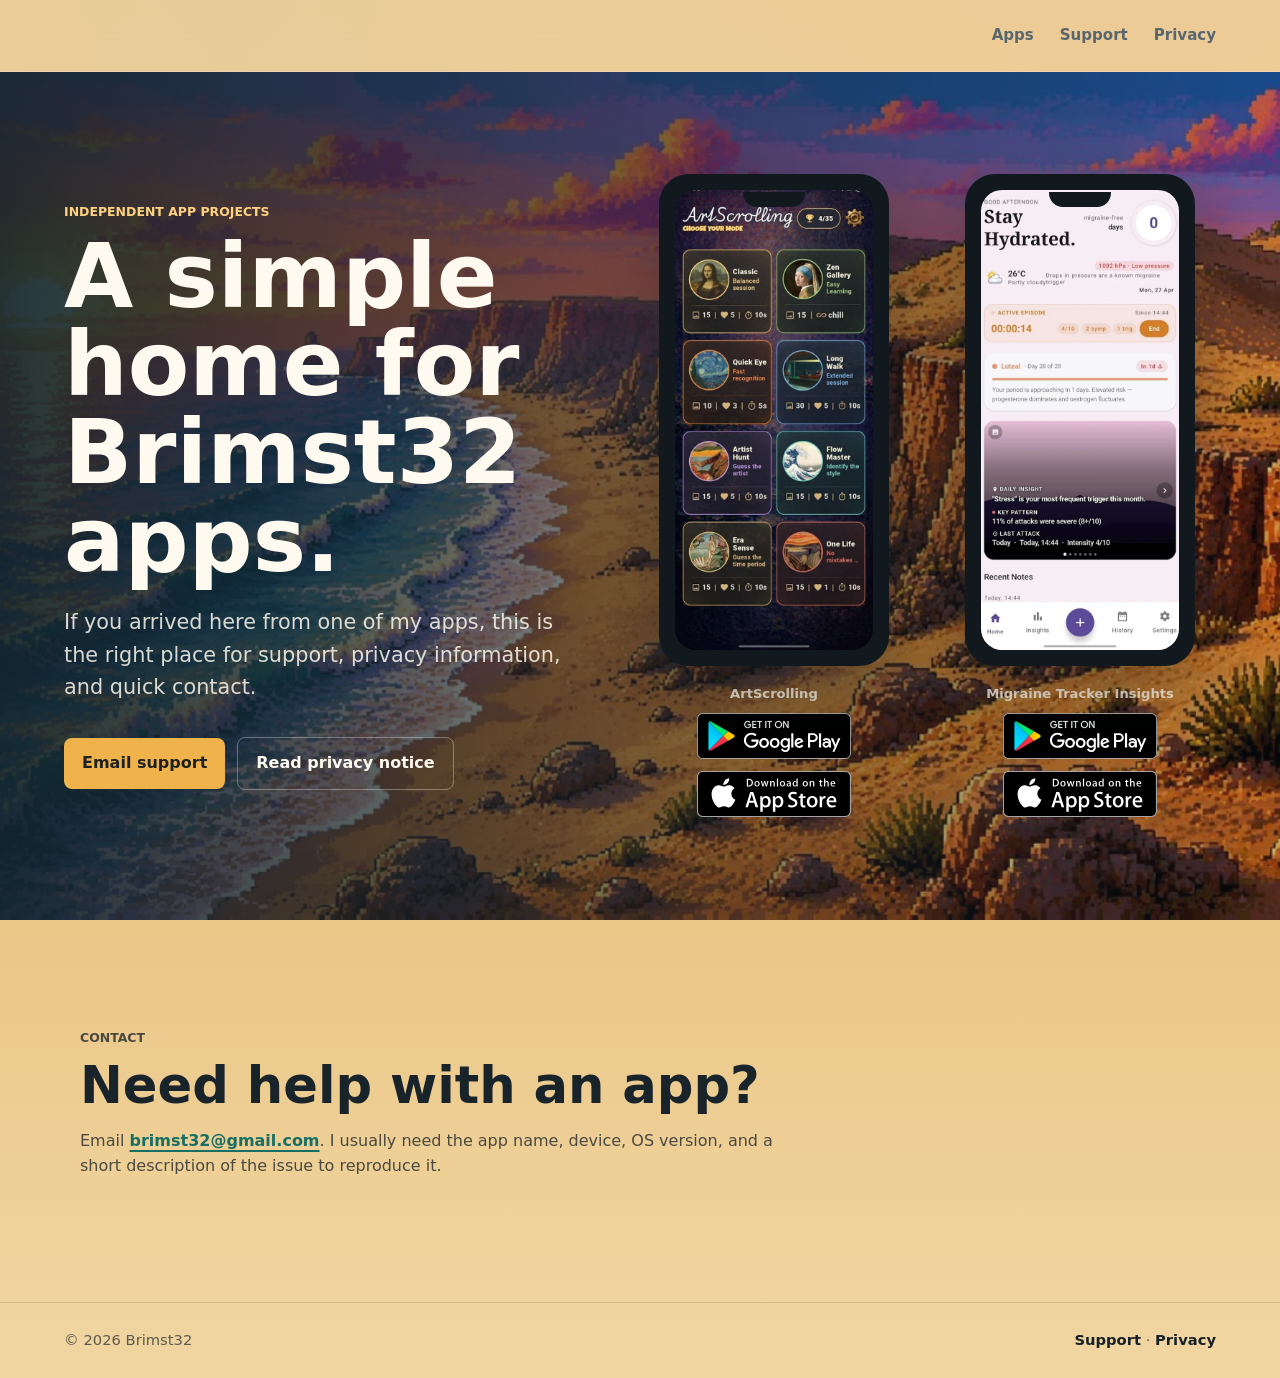
<file: index.html>
<!doctype html>
<html lang="en">
  <head>
    <meta charset="utf-8">
    <meta name="viewport" content="width=device-width, initial-scale=1">
    <title>Brimst32 Apps</title>
    <meta
      name="description"
    >
    <meta property="og:title" content="Brimst32 Apps">
    <meta
      property="og:description"
      content="Support, privacy notes, and contact information for Brimst32 app users."
    >
    <meta property="og:type" content="website">
    <meta property="og:url" content="https://hitman32.github.io/">
    <meta property="og:image" content="https://hitman32.github.io/assets/coast-background.jpg">
    <meta name="twitter:card" content="summary_large_image">
    <link rel="stylesheet" href="styles.css">
  </head>
  <body>
    <header class="site-header">
      <a class="brand" href="index.html" aria-label="Brimst32 Apps home">
      </a>
      <nav class="site-nav" aria-label="Primary navigation">
        <a href="#apps">Apps</a>
        <a href="support.html">Support</a>
        <a href="privacy.html">Privacy</a>
      </nav>
    </header>

    <main>
      <section id="apps" class="hero" aria-labelledby="hero-title">
        <div class="hero-inner">
          <div class="hero-content">
            <p class="eyebrow">Independent app projects</p>
            <h1 id="hero-title">A simple home for Brimst32 apps.</h1>
            <p class="hero-copy">
              If you arrived here from one of my apps, this is the right place for
              support, privacy information, and quick contact.
            </p>
            <div class="hero-actions" aria-label="Primary actions">
              <a class="button button-primary" href="mailto:brimst32@gmail.com">Email support</a>
              <a class="button button-secondary" href="privacy.html">Read privacy notice</a>
            </div>
          </div>

          <div class="hero-apps" aria-label="Brimst32 apps">
            <div class="hero-app-column">
              <div class="phone-frame hero-phone hero-phone-art" aria-label="ArtScrolling app screenshot">
                <img src="assets/artscrolling-screen.jpg" alt="ArtScrolling mode selection screen">
              </div>
              <div class="download-set">
                <span>ArtScrolling</span>
                <div class="store-badges compact-badges">
                  <a
                    href="https://play.google.com/store/apps/details?id=com.artscrolling"
                    target="_blank"
                    rel="noopener noreferrer"
                  >
                    <img src="assets/google-play-badge.svg" alt="Get ArtScrolling on Google Play">
                  </a>
                  <a
                    href="https://apps.apple.com/app/artscrolling/id6766264073"
                    target="_blank"
                    rel="noopener noreferrer"
                  >
                    <img src="assets/app-store-badge.svg" alt="Download ArtScrolling on the App Store">
                  </a>
                </div>
              </div>
            </div>

            <div class="hero-app-column">
              <div class="phone-frame hero-phone hero-phone-health" aria-label="Migraine Tracker Insights app screenshot">
                <img
                  src="assets/migraine-tracker-screen.jpg"
                  alt="Migraine Tracker Insights app home screen"
                >
              </div>
              <div class="download-set">
                <span>Migraine Tracker Insights</span>
                <div class="store-badges compact-badges">
                  <a
                    href="https://play.google.com/store/apps/details?id=com.migrainetracker.insights"
                    target="_blank"
                    rel="noopener noreferrer"
                  >
                    <img src="assets/google-play-badge.svg" alt="Get Migraine Tracker Insights on Google Play">
                  </a>
                  <a
                    href="https://apps.apple.com/us/app/migraine-tracker-insights/id6765503423"
                    target="_blank"
                    rel="noopener noreferrer"
                  >
                    <img src="assets/app-store-badge.svg" alt="Download Migraine Tracker Insights on the App Store">
                  </a>
                </div>
              </div>
            </div>
          </div>
        </div>
      </section>

      <section class="section contact-section" aria-labelledby="contact-title">
        <div>
          <p class="eyebrow">Contact</p>
          <h2 id="contact-title">Need help with an app?</h2>
          <p>
            Email <a href="mailto:brimst32@gmail.com">brimst32@gmail.com</a>.
            I usually need the app name, device, OS version, and a short description
            of the issue to reproduce it.
          </p>
        </div>
      </section>
    </main>

    <footer class="site-footer">
      <span>© 2026 Brimst32</span>
      <span><a href="support.html">Support</a> · <a href="privacy.html">Privacy</a></span>
    </footer>
  </body>
</html>
</file>
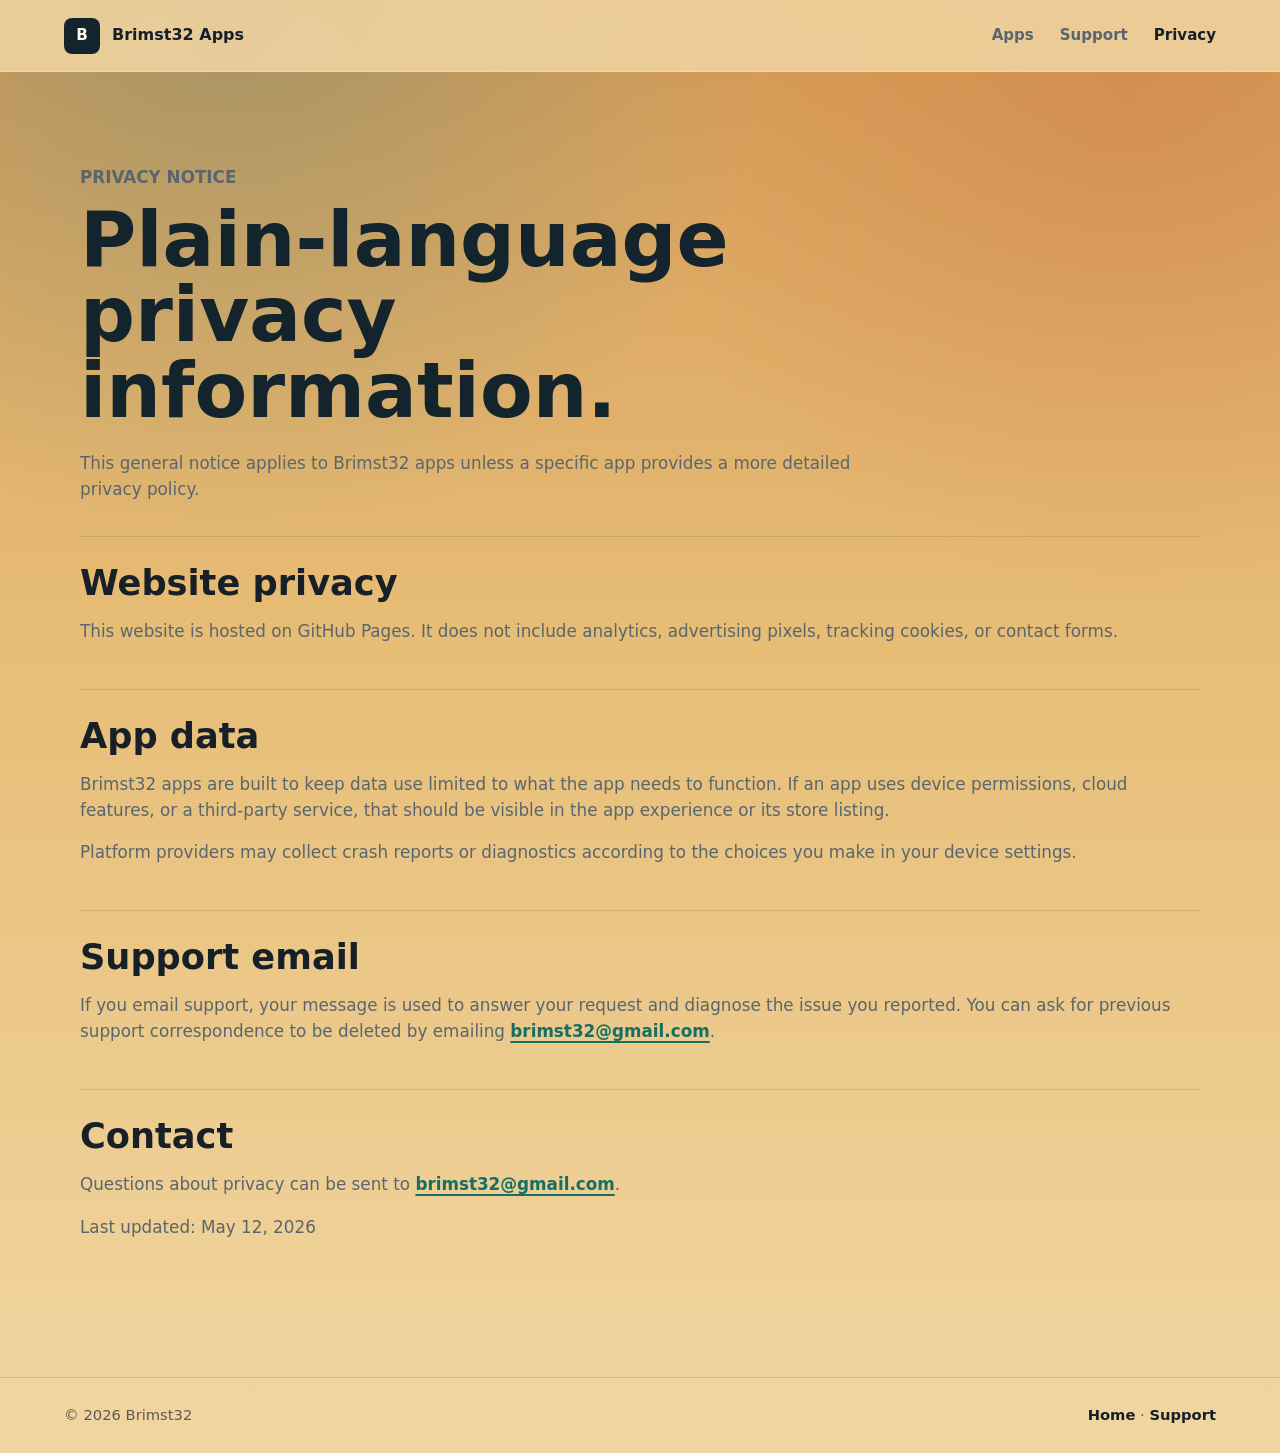
<file: privacy.html>
<!doctype html>
<html lang="en">
  <head>
    <meta charset="utf-8">
    <meta name="viewport" content="width=device-width, initial-scale=1">
    <title>Privacy | Brimst32 Apps</title>
    <meta
      name="description"
      content="General privacy notice for apps published by Brimst32."
    >
    <link rel="stylesheet" href="styles.css">
  </head>
  <body>
    <header class="site-header">
      <a class="brand" href="index.html" aria-label="Brimst32 Apps home">
        <span class="brand-mark" aria-hidden="true">B</span>
        <span>Brimst32 Apps</span>
      </a>
      <nav class="site-nav" aria-label="Primary navigation">
        <a href="index.html#apps">Apps</a>
        <a href="support.html">Support</a>
        <a href="privacy.html" aria-current="page">Privacy</a>
      </nav>
    </header>

    <main class="page-shell">
      <section class="page-hero">
        <p class="eyebrow">Privacy notice</p>
        <h1>Plain-language privacy information.</h1>
        <p>
          This general notice applies to Brimst32 apps unless a specific app
          provides a more detailed privacy policy.
        </p>
      </section>

      <section class="content-panel">
        <h2>Website privacy</h2>
        <p>
          This website is hosted on GitHub Pages. It does not include analytics,
          advertising pixels, tracking cookies, or contact forms.
        </p>
      </section>

      <section class="content-panel">
        <h2>App data</h2>
        <p>
          Brimst32 apps are built to keep data use limited to what the app needs
          to function. If an app uses device permissions, cloud features, or a
          third-party service, that should be visible in the app experience or its
          store listing.
        </p>
        <p>
          Platform providers may collect crash reports or diagnostics according
          to the choices you make in your device settings.
        </p>
      </section>

      <section class="content-panel">
        <h2>Support email</h2>
        <p>
          If you email support, your message is used to answer your request and
          diagnose the issue you reported. You can ask for previous support
          correspondence to be deleted by emailing
          <a href="mailto:brimst32@gmail.com">brimst32@gmail.com</a>.
        </p>
      </section>

      <section class="content-panel">
        <h2>Contact</h2>
        <p>
          Questions about privacy can be sent to
          <a href="mailto:brimst32@gmail.com">brimst32@gmail.com</a>.
        </p>
        <p class="muted">Last updated: May 12, 2026</p>
      </section>
    </main>

    <footer class="site-footer">
      <span>© 2026 Brimst32</span>
      <span><a href="index.html">Home</a> · <a href="support.html">Support</a></span>
    </footer>
  </body>
</html>
</file>
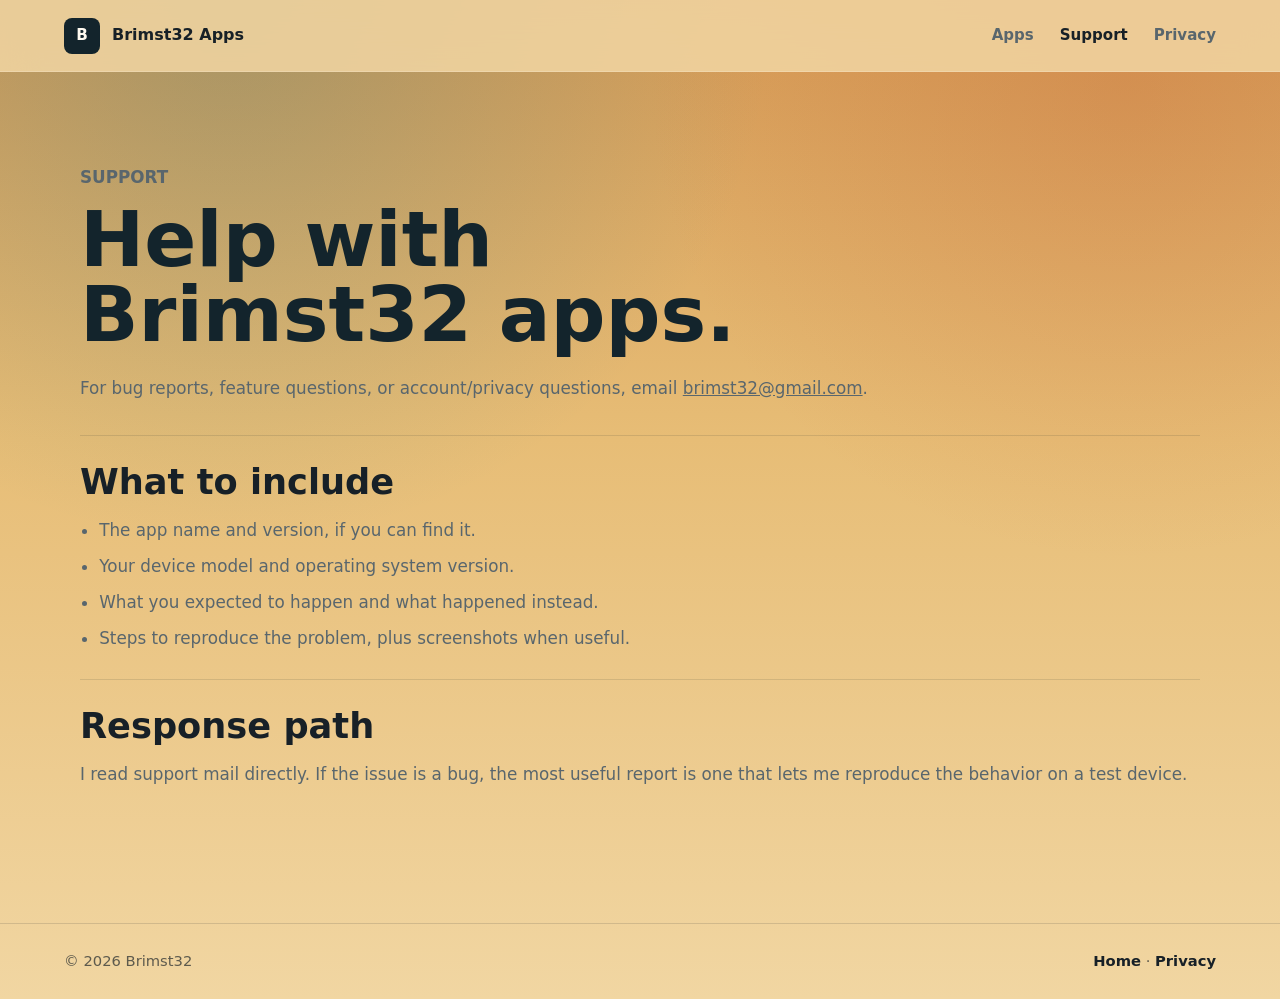
<file: support.html>
<!doctype html>
<html lang="en">
  <head>
    <meta charset="utf-8">
    <meta name="viewport" content="width=device-width, initial-scale=1">
    <title>Support | Brimst32 Apps</title>
    <meta
      name="description"
      content="Support contact information for apps published by Brimst32."
    >
    <link rel="stylesheet" href="styles.css">
  </head>
  <body>
    <header class="site-header">
      <a class="brand" href="index.html" aria-label="Brimst32 Apps home">
        <span class="brand-mark" aria-hidden="true">B</span>
        <span>Brimst32 Apps</span>
      </a>
      <nav class="site-nav" aria-label="Primary navigation">
        <a href="index.html#apps">Apps</a>
        <a href="support.html" aria-current="page">Support</a>
        <a href="privacy.html">Privacy</a>
      </nav>
    </header>

    <main class="page-shell">
      <section class="page-hero">
        <p class="eyebrow">Support</p>
        <h1>Help with Brimst32 apps.</h1>
        <p>
          For bug reports, feature questions, or account/privacy questions, email
          <a href="mailto:brimst32@gmail.com">brimst32@gmail.com</a>.
        </p>
      </section>

      <section class="content-panel">
        <h2>What to include</h2>
        <ul class="plain-list">
          <li>The app name and version, if you can find it.</li>
          <li>Your device model and operating system version.</li>
          <li>What you expected to happen and what happened instead.</li>
          <li>Steps to reproduce the problem, plus screenshots when useful.</li>
        </ul>
      </section>

      <section class="content-panel">
        <h2>Response path</h2>
        <p>
          I read support mail directly. If the issue is a bug, the most useful
          report is one that lets me reproduce the behavior on a test device.
        </p>
      </section>
    </main>

    <footer class="site-footer">
      <span>© 2026 Brimst32</span>
      <span><a href="index.html">Home</a> · <a href="privacy.html">Privacy</a></span>
    </footer>
  </body>
</html>
</file>
<file: styles.css>
:root {
  color-scheme: light;
  --ink: #172027;
  --muted: #59666d;
  --paper: #e7bd76;
  --surface: #ffffff;
  --line: rgba(23, 32, 39, 0.12);
  --teal: #2f9786;
  --coral: #e65745;
  --amber: #f0b34c;
  --deep: #13242c;
  --shadow: 0 22px 60px rgba(23, 32, 39, 0.14);
}

* {
  box-sizing: border-box;
}

html {
  scroll-behavior: smooth;
}

body {
  margin: 0;
  background:
    radial-gradient(circle at 18% 0%, rgba(45, 124, 132, 0.28), transparent 34rem),
    radial-gradient(circle at 88% 8%, rgba(196, 91, 49, 0.24), transparent 30rem),
    linear-gradient(180deg, #d59a55 0%, #e7bd76 44%, #f1d6a2 100%);
  color: var(--ink);
  font-family:
    Inter, ui-sans-serif, system-ui, -apple-system, BlinkMacSystemFont, "Segoe UI",
    sans-serif;
  line-height: 1.55;
}

a {
  color: inherit;
}

.site-header {
  position: sticky;
  top: 0;
  z-index: 10;
  display: flex;
  align-items: center;
  justify-content: space-between;
  min-height: 72px;
  padding: 14px clamp(20px, 5vw, 72px);
  border-bottom: 1px solid rgba(255, 255, 255, 0.18);
  background: rgba(241, 214, 162, 0.86);
  backdrop-filter: blur(18px);
}

.brand,
.site-nav,
.hero-actions,
.site-footer {
  display: flex;
  align-items: center;
}

.brand {
  gap: 12px;
  font-weight: 800;
  text-decoration: none;
}

.brand-mark {
  display: grid;
  width: 36px;
  height: 36px;
  place-items: center;
  border-radius: 8px;
  background: var(--deep);
  color: #fffaf0;
  font-size: 0.95rem;
  line-height: 1;
}

.site-nav {
  gap: clamp(12px, 3vw, 26px);
  font-size: 0.94rem;
}

.site-nav a {
  color: var(--muted);
  font-weight: 700;
  text-decoration: none;
}

.site-nav a:hover,
.site-nav a[aria-current="page"] {
  color: var(--ink);
}

.hero {
  display: grid;
  min-height: min(720px, calc(100svh - 110px));
  align-items: center;
  padding: clamp(58px, 8vw, 112px) clamp(20px, 5vw, 72px);
  background:
    linear-gradient(90deg, rgba(19, 36, 44, 0.92), rgba(19, 36, 44, 0.58) 46%, rgba(19, 36, 44, 0.2)),
    url("assets/coast-background.jpg") center / cover no-repeat;
  color: #fffaf0;
}

.hero-inner {
  display: grid;
  width: min(1280px, 100%);
  margin: 0 auto;
  grid-template-columns: minmax(320px, 0.86fr) minmax(420px, 1fr);
  align-items: center;
  gap: clamp(34px, 6vw, 88px);
}

.hero-content {
  max-width: 700px;
}

.hero-apps {
  display: grid;
  width: min(100%, 650px);
  grid-template-columns: repeat(2, minmax(0, 1fr));
  align-items: start;
  justify-items: center;
  gap: clamp(18px, 3vw, 34px);
  min-width: 0;
}

.hero-app-column {
  display: grid;
  justify-items: center;
  align-content: start;
  width: min(100%, 260px);
  gap: 18px;
}

.eyebrow {
  margin: 0 0 12px;
  color: var(--teal);
  font-size: 0.78rem;
  font-weight: 900;
  letter-spacing: 0;
  text-transform: uppercase;
}

.hero .eyebrow {
  color: #ffd281;
}

h1,
h2,
h3,
p {
  margin-top: 0;
}

h1 {
  max-width: 760px;
  margin-bottom: 22px;
  font-size: clamp(2.55rem, 7vw, 5.8rem);
  line-height: 0.98;
  letter-spacing: 0;
}

h2 {
  margin-bottom: 16px;
  font-size: clamp(2rem, 4vw, 3.3rem);
  line-height: 1.05;
  letter-spacing: 0;
}

h3 {
  margin-bottom: 10px;
  font-size: 1.12rem;
  line-height: 1.2;
}

.hero-copy {
  max-width: 590px;
  color: rgba(255, 250, 240, 0.84);
  font-size: clamp(1.05rem, 2vw, 1.3rem);
}

.hero-actions {
  flex-wrap: wrap;
  gap: 12px;
  margin-top: 34px;
}

.button {
  min-height: 48px;
  padding: 13px 18px;
  border-radius: 8px;
  font-weight: 850;
  text-decoration: none;
}

.button-primary {
  background: var(--amber);
  color: #1f2020;
}

.button-secondary {
  border: 1px solid rgba(255, 255, 255, 0.32);
  color: #fffaf0;
}

.section,
.page-shell {
  width: min(1120px, calc(100% - 40px));
  margin: 0 auto;
}

.section {
  padding: clamp(62px, 9vw, 108px) 0;
}

.section-heading {
  max-width: 700px;
  margin-bottom: 34px;
}

.section-heading p:not(.eyebrow) {
  color: var(--muted);
  font-size: 1.08rem;
}

.phone-frame {
  position: relative;
  width: min(100%, 248px);
  aspect-ratio: 9 / 19.2;
  justify-self: center;
  padding: 10px;
  border: 9px solid #11191f;
  border-radius: 36px;
  background: #11191f;
  box-shadow: 0 28px 60px rgba(17, 25, 31, 0.34);
}

.phone-frame::before {
  position: absolute;
  top: 12px;
  left: 50%;
  width: 74px;
  height: 18px;
  border-radius: 0 0 14px 14px;
  background: #11191f;
  content: "";
  transform: translateX(-50%);
  z-index: 2;
}

.phone-frame img {
  display: block;
  width: 100%;
  height: 100%;
  border-radius: 25px;
  object-fit: cover;
  object-position: top center;
}

.hero-phone {
  width: clamp(178px, 18vw, 236px);
  padding: 8px;
  border-width: 8px;
  border-radius: 30px;
}

.hero-phone::before {
  top: 10px;
  width: 62px;
  height: 15px;
}

.hero-phone img {
  border-radius: 21px;
}

.download-set {
  min-width: 0;
  width: 100%;
  text-align: center;
}

.download-set span {
  display: block;
  margin-bottom: 9px;
  color: rgba(255, 250, 240, 0.84);
  font-size: 0.82rem;
  font-weight: 850;
}

.store-badges {
  display: flex;
  flex-wrap: wrap;
  gap: 12px;
  margin-top: 28px;
}

.store-badges a {
  display: block;
  width: 154px;
  height: 46px;
  border-radius: 8px;
  transition: transform 160ms ease;
}

.store-badges a:hover {
  transform: translateY(-2px);
}

.store-badges img {
  display: block;
  width: 100%;
  height: 100%;
  object-fit: contain;
}

.store-badges.compact-badges {
  margin-top: 0;
  flex-direction: column;
  align-items: center;
  justify-content: center;
}

.content-panel a,
.contact-section a {
  color: #176f64;
  font-weight: 800;
  text-decoration-thickness: 2px;
  text-underline-offset: 4px;
}

.contact-section {
  display: grid;
  grid-template-columns: minmax(0, 720px);
}

.contact-section h2 {
  color: #18242a;
}

.contact-section p {
  color: rgba(23, 32, 39, 0.76);
}

.page-shell {
  padding: clamp(54px, 8vw, 92px) 0;
}

.page-hero {
  max-width: 820px;
  margin-bottom: 34px;
}

.page-hero h1 {
  color: var(--deep);
  font-size: clamp(2.4rem, 6vw, 5rem);
}

.page-hero p,
.content-panel p,
.plain-list {
  color: var(--muted);
  font-size: 1.05rem;
}

.content-panel {
  padding: 28px 0;
  border-top: 1px solid var(--line);
}

.content-panel h2 {
  font-size: clamp(1.5rem, 3vw, 2.2rem);
}

.plain-list {
  margin: 0;
  padding-left: 1.2rem;
}

.plain-list li + li {
  margin-top: 10px;
}

.muted {
  color: var(--muted);
}

.site-footer {
  justify-content: space-between;
  gap: 20px;
  padding: 26px clamp(20px, 5vw, 72px);
  border-top: 1px solid rgba(23, 32, 39, 0.14);
  color: rgba(23, 32, 39, 0.68);
  font-size: 0.92rem;
}

.site-footer a {
  color: var(--ink);
  font-weight: 750;
  text-decoration: none;
}

@media (max-width: 820px) {
  .site-header,
  .site-footer {
    align-items: flex-start;
    flex-direction: column;
  }

  .site-nav {
    width: 100%;
    justify-content: space-between;
  }

  .hero {
    min-height: min(680px, calc(100svh - 138px));
    background:
      linear-gradient(180deg, rgba(19, 36, 44, 0.92), rgba(19, 36, 44, 0.62)),
      url("assets/coast-background.jpg") center / cover no-repeat;
  }

  .hero-inner {
    grid-template-columns: 1fr;
  }

  .hero-apps {
    width: min(100%, 560px);
    justify-items: center;
  }

}

@media (max-width: 520px) {
  .brand {
    font-size: 0.98rem;
  }

  .site-nav {
    gap: 10px;
    font-size: 0.88rem;
  }

  .hero {
    padding-top: 58px;
    padding-bottom: 70px;
  }

  .hero-apps {
    gap: 12px;
  }

  .hero-app-column {
    width: 100%;
    gap: 12px;
  }

  .hero-phone {
    width: min(42vw, 174px);
    padding: 6px;
    border-width: 6px;
    border-radius: 24px;
  }

  .hero-phone::before {
    top: 8px;
    width: 48px;
    height: 12px;
  }

  .hero-phone img {
    border-radius: 17px;
  }

  .hero-actions {
    align-items: stretch;
    flex-direction: column;
  }

  .button {
    width: 100%;
    text-align: center;
  }

  .store-badges a {
    width: 148px;
    height: 44px;
  }
}
</file>
